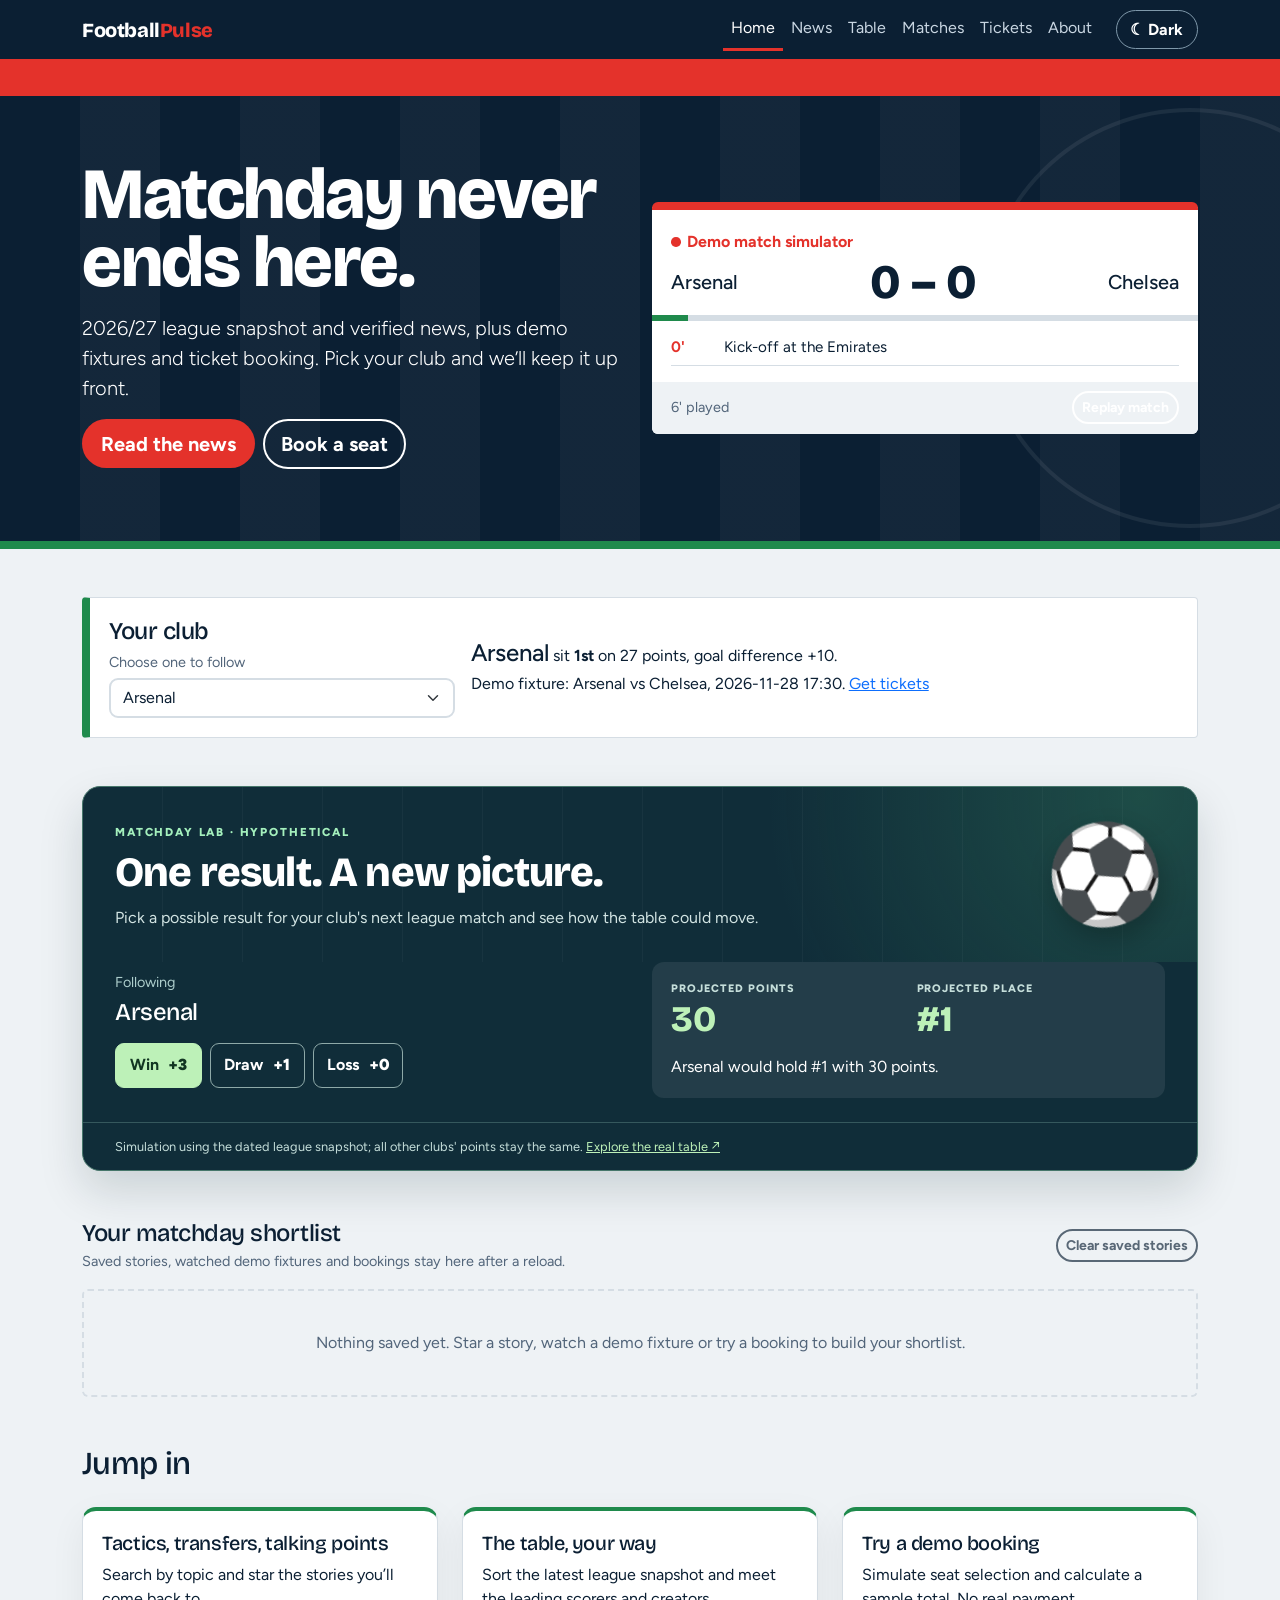
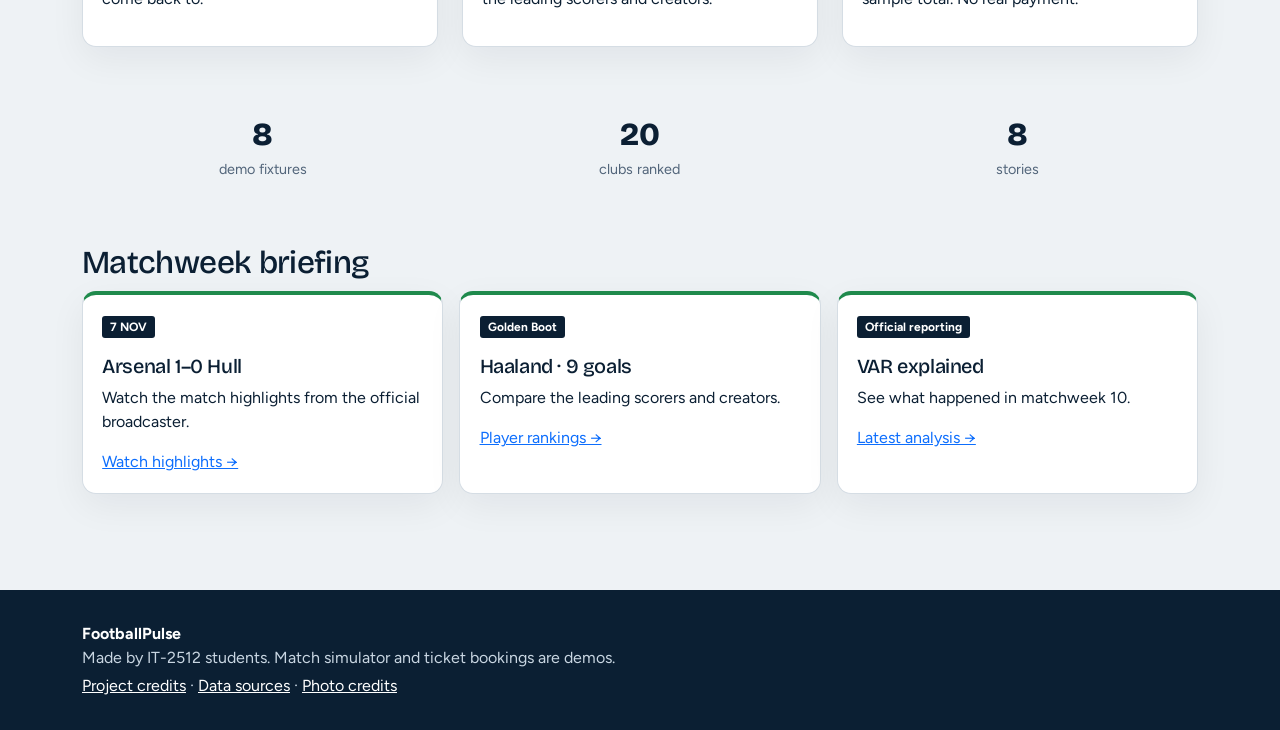
<file: index.html>
<!DOCTYPE html>
<html lang="en">

<head>
    <meta charset="UTF-8">
    <meta name="viewport" content="width=device-width,initial-scale=1">
    <title>FootballPulse – Home</title>
    <link href="https://cdn.jsdelivr.net/npm/bootstrap@5.3.3/dist/css/bootstrap.min.css" rel="stylesheet">
    <link
        href="https://fonts.googleapis.com/css2?family=Bricolage+Grotesque:wght@700;800&family=Figtree:wght@400;600;700&display=swap"
        rel="stylesheet">
    <link rel="stylesheet" href="css/style.css">
</head>

<body data-page="index">
    <div class="ticker" aria-hidden="true"><span>2026/27 Premier League · Official matchweek 10 reporting · Verified
            stats snapshot · Demo match simulator</span></div>
    <header class="hero">
        <div class="container">
            <div class="row align-items-center g-4">
                <div class="col-lg-6">
                    <h1>Matchday never ends here.</h1>
                    <p class="lead mt-3">2026/27 league snapshot and verified news, plus demo fixtures and ticket
                        booking. Pick your club and we’ll keep it up front.</p><a href="news.html"
                        class="btn btn-fp btn-lg me-2 mb-2">Read the news</a><a href="tickets.html"
                        class="btn btn-line btn-lg mb-2">Book a seat</a>
                </div>
                <div class="col-lg-6">
                    <div class="mc">
                        <div class="mc-top">
                            <p class="live mb-1">Demo match simulator</p>
                            <div class="d-flex justify-content-between align-items-center"><span
                                    class="h5 mb-0">Arsenal</span><span class="score" id="score">0 – 0</span><span
                                    class="h5 mb-0">Chelsea</span></div>
                        </div>
                        <div class="prog">
                            <div id="prog"></div>
                        </div>
                        <ul class="evs" id="evs" aria-live="polite">
                            <li><b>0'</b>Kick-off at the Emirates</li>
                        </ul>
                        <div class="mc-foot d-flex justify-content-between align-items-center"><span class="meta"><span
                                    id="clock">0</span>' played</span><button id="replay"
                                class="btn btn-line btn-sm">Replay match</button></div>
                    </div>
                </div>
            </div>
        </div>
    </header>
    <main class="container py-5">
        <section class="follow mb-5">
            <div class="row align-items-center g-3">
                <div class="col-md-4">
                    <h2 class="h4 mb-1">Your club</h2><label for="club" class="meta">Choose one to follow</label><select
                        id="club" class="form-select mt-1"></select>
                </div>
                <div class="col-md-8" id="clubInfo"></div>
            </div>
        </section>
        <section class="pulse-lab mb-5" aria-labelledby="pulseLabTitle">
            <div class="pulse-lab-head"><div><span class="eyebrow">MATCHDAY LAB · HYPOTHETICAL</span><h2 id="pulseLabTitle">One result. A new picture.</h2><p class="mb-0">Pick a possible result for your club's next league match and see how the table could move.</p></div><div class="pulse-lab-ball" aria-hidden="true">⚽</div></div>
            <div class="pulse-lab-body"><div><p class="meta mb-1">Following</p><h3 id="labClub" class="h4 mb-3">Arsenal</h3><div class="result-picks" role="group" aria-label="Hypothetical match result"><button class="result-pick" type="button" data-result="W">Win <strong>+3</strong></button><button class="result-pick" type="button" data-result="D">Draw <strong>+1</strong></button><button class="result-pick" type="button" data-result="L">Loss <strong>+0</strong></button></div></div><div class="lab-outcome" aria-live="polite"><div class="lab-metrics"><div><small>PROJECTED POINTS</small><strong id="labPoints">—</strong></div><div><small>PROJECTED PLACE</small><strong id="labRank">—</strong></div></div><p id="labInsight" class="mb-0"></p></div></div>
            <p class="lab-note mb-0">Simulation using the dated league snapshot; all other clubs' points stay the same. <a href="stats.html">Explore the real table ↗</a></p>
        </section>
        <section class="mb-5" aria-labelledby="savedTitle"><div class="d-flex justify-content-between align-items-center flex-wrap gap-2 mb-3"><div><h2 class="h4 mb-1" id="savedTitle">Your matchday shortlist</h2><p class="meta mb-0">Saved stories, watched demo fixtures and bookings stay here after a reload.</p></div><button id="clearShortlist" class="btn btn-line btn-sm" type="button">Clear saved stories</button></div><div id="shortlist" class="row g-3"></div></section>
        <h2 class="mb-4">Jump in</h2>
        <div class="row g-4">
            <div class="col-12 col-md-6 col-lg-4"><a href="news.html" class="fp-card text-decoration-none text-reset">
                    <h3 class="h5">Tactics, transfers, talking points</h3>
                    <p>Search by topic and star the stories you’ll come back to.</p>
                </a></div>
            <div class="col-12 col-md-6 col-lg-4"><a href="stats.html" class="fp-card text-decoration-none text-reset">
                    <h3 class="h5">The table, your way</h3>
                    <p>Sort the latest league snapshot and meet the leading scorers and creators.</p>
                </a></div>
            <div class="col-12 col-lg-4"><a href="tickets.html" class="fp-card text-decoration-none text-reset">
                    <h3 class="h5">Try a demo booking</h3>
                    <p>Simulate seat selection and calculate a sample total. No real payment.</p>
                </a></div>
        </div>
        <div class="row text-center mt-5 g-3">
            <div class="col-4">
                <div class="total" data-n="8">0</div>
                <p class="meta">demo fixtures</p>
            </div>
            <div class="col-4">
                <div class="total" data-n="20">0</div>
                <p class="meta">clubs ranked</p>
            </div>
            <div class="col-4">
                <div class="total" data-n="8">0</div>
                <p class="meta">stories</p>
            </div>
        </div>
        <section class="mt-5">
            <h2>Matchweek briefing</h2>
            <div class="row g-3">
                <div class="col-md-4">
                    <div class="fp-card"><span class="tag">7 NOV</span>
                        <h3 class="h5 mt-3">Arsenal 1–0 Hull</h3>
                        <p>Watch the match highlights from the official broadcaster.</p><a href="news.html">Watch
                            highlights →</a>
                    </div>
                </div>
                <div class="col-md-4">
                    <div class="fp-card"><span class="tag">Golden Boot</span>
                        <h3 class="h5 mt-3">Haaland · 9 goals</h3>
                        <p>Compare the leading scorers and creators.</p><a href="stats.html">Player rankings →</a>
                    </div>
                </div>
                <div class="col-md-4">
                    <div class="fp-card"><span class="tag">Official reporting</span>
                        <h3 class="h5 mt-3">VAR explained</h3>
                        <p>See what happened in matchweek 10.</p><a href="news.html">Latest analysis →</a>
                    </div>
                </div>
            </div>
        </section>
    </main>
    <script src="https://cdn.jsdelivr.net/npm/jquery@3.7.1/dist/jquery.min.js"></script>
    <script src="https://cdn.jsdelivr.net/npm/bootstrap@5.3.3/dist/js/bootstrap.bundle.min.js"></script>
    <script src="js/data.js"></script>
    <script src="js/layout.js"></script>
    <script src="js/home.js"></script>
</body>

</html>
</file>
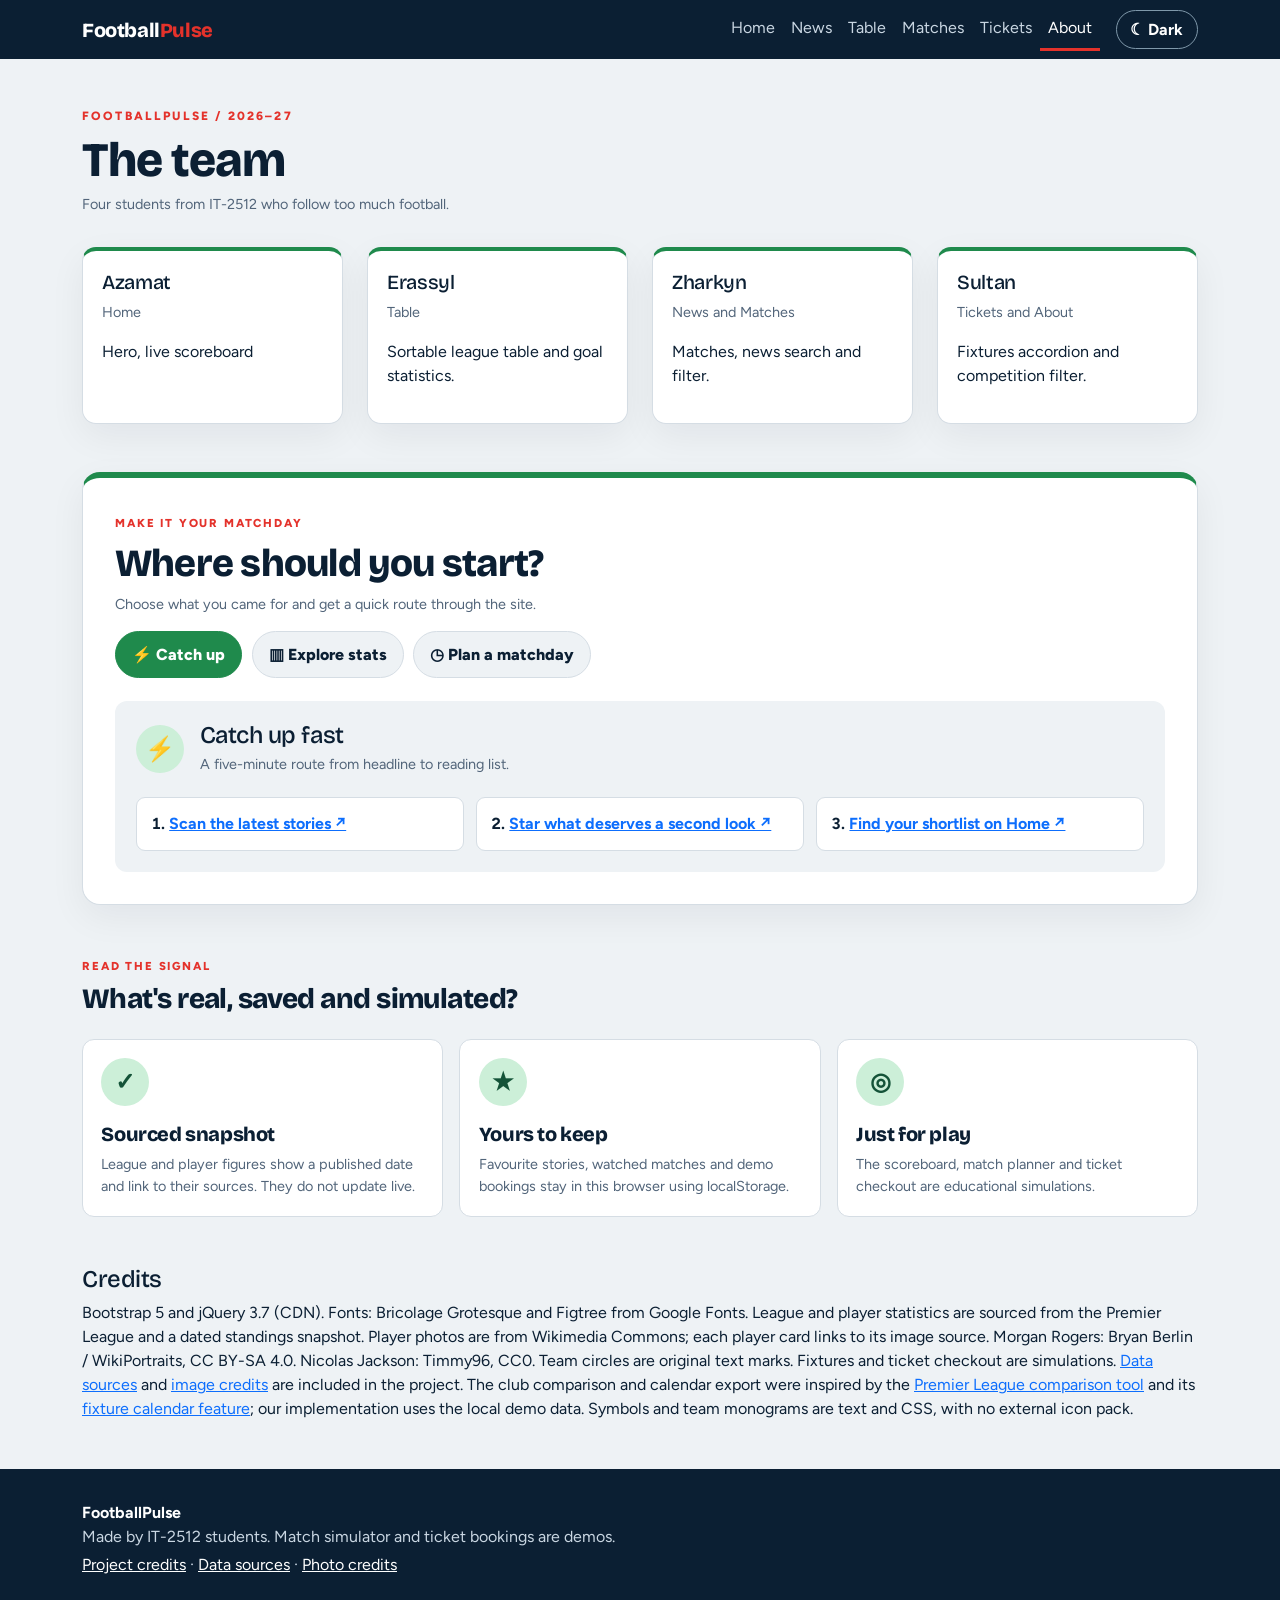
<file: about.html>
<!DOCTYPE html>
<html lang="en">

<head>
    <meta charset="UTF-8">
    <meta name="viewport" content="width=device-width,initial-scale=1">
    <title>FootballPulse – About</title>
    <link href="https://cdn.jsdelivr.net/npm/bootstrap@5.3.3/dist/css/bootstrap.min.css" rel="stylesheet">
    <link
        href="https://fonts.googleapis.com/css2?family=Bricolage+Grotesque:wght@700;800&family=Figtree:wght@400;600;700&display=swap"
        rel="stylesheet">
    <link rel="stylesheet" href="css/style.css">
</head>

<body data-page="about">
    <main class="container">
        <div class="page-head">
            <h1>The team</h1>
            <p class="meta">Four students from IT-2512 who follow too much football.</p>
        </div>
        <div class="row g-4">
            <div class="col-12 col-md-6 col-lg-3">
                <div class="fp-card">
                    <h2 class="h5">Azamat</h2>
                    <p class="meta">Home</p>
                    <p>Hero, live scoreboard</p>
                </div>
            </div>
            <div class="col-12 col-md-6 col-lg-3">
                <div class="fp-card">
                    <h2 class="h5">Erassyl</h2>
                    <p class="meta">Table</p>
                    <p>Sortable league table and goal statistics.</p>
                </div>
            </div>
            <div class="col-12 col-md-6 col-lg-3">
                <div class="fp-card">
                    <h2 class="h5">Zharkyn</h2>
                    <p class="meta">News and Matches</p>
                    <p>Matches, news search and filter.</p>
                </div>
            </div>
            <div class="col-12 col-md-6 col-lg-3">
                <div class="fp-card">
                    <h2 class="h5">Sultan</h2>
                    <p class="meta">Tickets and About</p>
                    <p>Fixtures accordion and competition filter.</p>
                </div>
            </div>
        </div>
        <section class="route-finder mt-5" aria-labelledby="routeTitle"><span class="eyebrow">MAKE IT YOUR MATCHDAY</span><h2 id="routeTitle">Where should you start?</h2><p class="meta">Choose what you came for and get a quick route through the site.</p><div class="route-buttons" role="group" aria-label="Choose a site route"><button class="route-choice" type="button" data-route="catchup">⚡ Catch up</button><button class="route-choice" type="button" data-route="stats">▥ Explore stats</button><button class="route-choice" type="button" data-route="plan">◷ Plan a matchday</button></div><div id="routeResult" class="route-result" aria-live="polite"></div></section>
        <section class="mt-5" aria-labelledby="siteKeyTitle"><div class="section-heading"><div><span class="eyebrow">READ THE SIGNAL</span><h2 id="siteKeyTitle" class="h3">What's real, saved and simulated?</h2></div></div><div class="row g-3"><div class="col-md-4"><div class="site-key-card"><span class="site-key-icon">✓</span><h3 class="h5">Sourced snapshot</h3><p class="meta mb-0">League and player figures show a published date and link to their sources. They do not update live.</p></div></div><div class="col-md-4"><div class="site-key-card"><span class="site-key-icon">★</span><h3 class="h5">Yours to keep</h3><p class="meta mb-0">Favourite stories, watched matches and demo bookings stay in this browser using localStorage.</p></div></div><div class="col-md-4"><div class="site-key-card"><span class="site-key-icon">◎</span><h3 class="h5">Just for play</h3><p class="meta mb-0">The scoreboard, match planner and ticket checkout are educational simulations.</p></div></div></div></section>
        <section id="credits" class="mt-5">
            <h2 class="h4">Credits</h2>
            <p>Bootstrap 5 and jQuery 3.7 (CDN). Fonts: Bricolage Grotesque and Figtree from Google Fonts. League and
                player statistics are sourced from the Premier League and a dated standings snapshot. Player photos
                are from Wikimedia Commons; each player card links to its image source. Morgan Rogers: Bryan Berlin / WikiPortraits, CC BY-SA 4.0.
                Nicolas Jackson: Timmy96, CC0. Team circles are original text marks. Fixtures and ticket checkout are simulations.
                <a href="DATA_SOURCES.md">Data sources</a> and <a href="IMAGE_CREDITS.md">image credits</a> are included in the project.
                The club comparison and calendar export were inspired by the <a href="https://www.premierleague.com/en/stats/head-to-head" target="_blank" rel="noopener noreferrer">Premier League comparison tool</a> and its <a href="https://www.premierleague.com/en/news/1235133" target="_blank" rel="noopener noreferrer">fixture calendar feature</a>; our implementation uses the local demo data. Symbols and team monograms are text and CSS, with no external icon pack.</p>
        </section>
    </main>
    <script src="https://cdn.jsdelivr.net/npm/jquery@3.7.1/dist/jquery.min.js"></script>
    <script src="https://cdn.jsdelivr.net/npm/bootstrap@5.3.3/dist/js/bootstrap.bundle.min.js"></script>
    <script src="js/data.js"></script>
    <script src="js/layout.js"></script>
    <script src="js/about.js"></script>
</body>

</html>
</file>
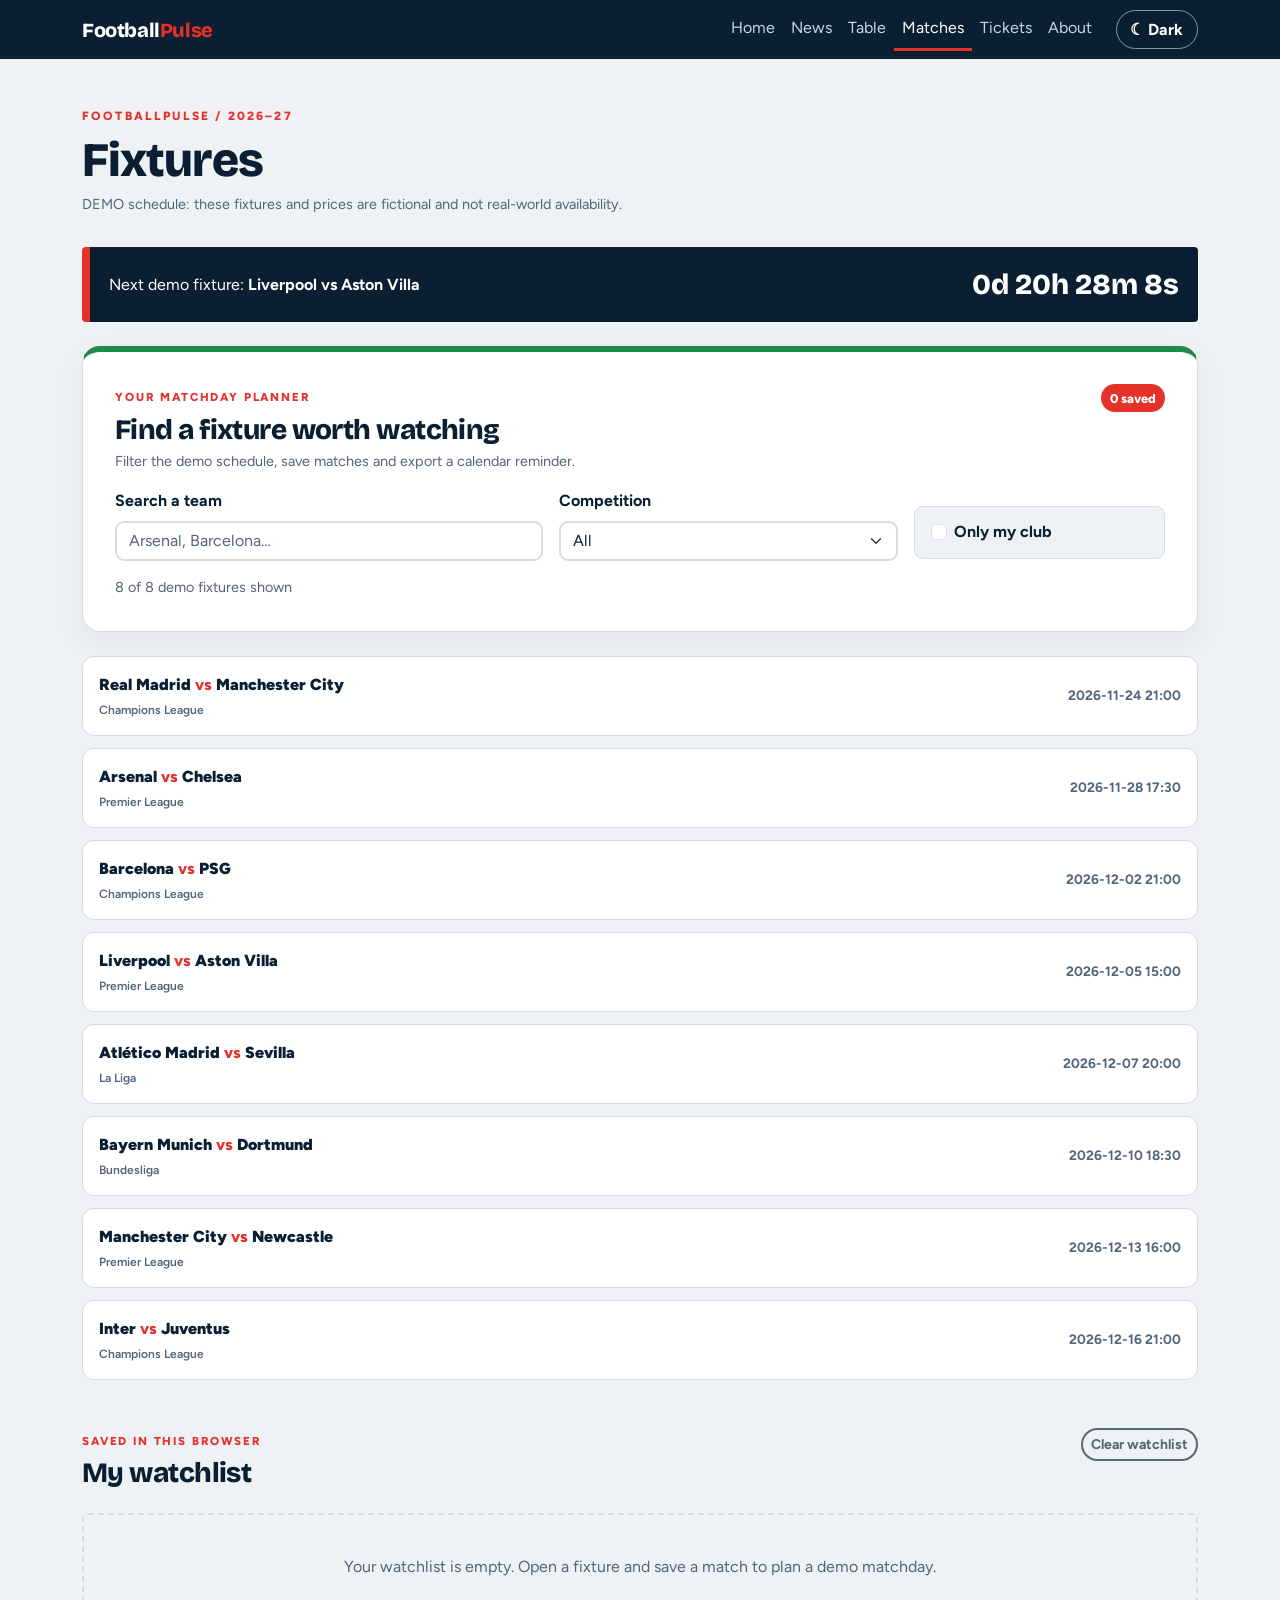
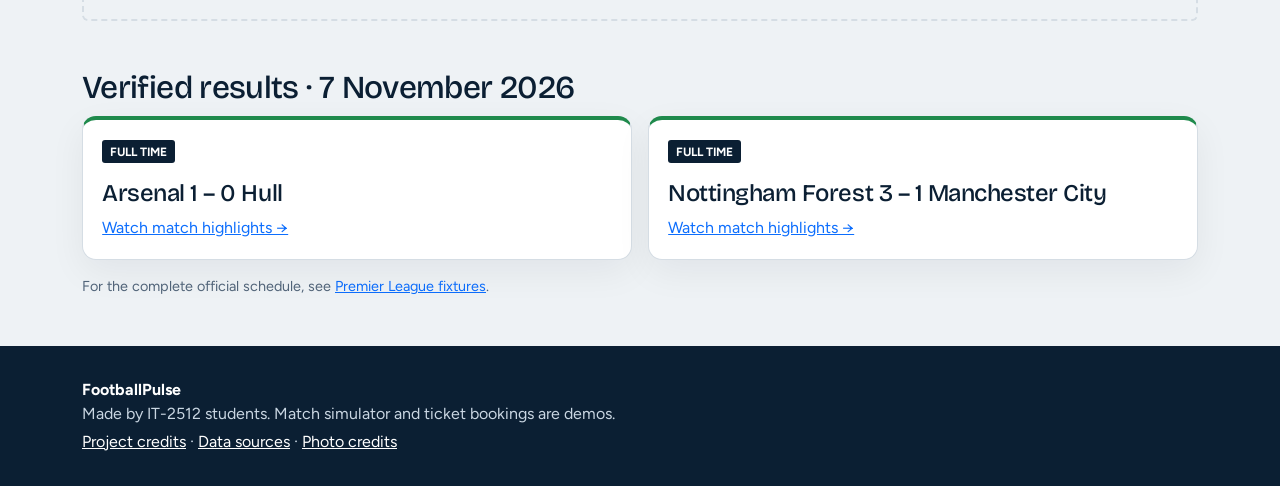
<file: matches.html>
<!DOCTYPE html>
<html lang="en">

<head>
    <meta charset="UTF-8">
    <meta name="viewport" content="width=device-width,initial-scale=1">
    <title>FootballPulse – Matches</title>
    <link href="https://cdn.jsdelivr.net/npm/bootstrap@5.3.3/dist/css/bootstrap.min.css" rel="stylesheet">
    <link
        href="https://fonts.googleapis.com/css2?family=Bricolage+Grotesque:wght@700;800&family=Figtree:wght@400;600;700&display=swap"
        rel="stylesheet">
    <link rel="stylesheet" href="css/style.css">
</head>

<body data-page="matches">
    <main class="container">
        <div class="page-head">
            <h1>Fixtures</h1>
            <p class="meta">DEMO schedule: these fixtures and prices are fictional and not real-world availability.</p>
        </div>
        <div class="countdown" id="cd" aria-live="off"></div>
        <section class="fixture-planner mb-4" aria-labelledby="plannerTitle"><div class="section-heading mb-3"><div><span class="eyebrow">YOUR MATCHDAY PLANNER</span><h2 id="plannerTitle" class="h3">Find a fixture worth watching</h2><p class="meta mb-0">Filter the demo schedule, save matches and export a calendar reminder.</p></div><span id="watchCount" class="count-pill">0 saved</span></div><div class="row g-3 align-items-end"><div class="col-md-5"><label for="teamSearch" class="form-label fw-bold">Search a team</label><input id="teamSearch" type="search" class="form-control" placeholder="Arsenal, Barcelona…"></div><div class="col-md-4"><label for="comp" class="form-label fw-bold">Competition</label><select id="comp" class="form-select"></select></div><div class="col-md-3"><div class="form-check planner-check"><input id="myClubOnly" class="form-check-input" type="checkbox"><label for="myClubOnly" class="form-check-label">Only my club</label></div></div></div><p id="fixtureCount" class="meta mt-3 mb-0" role="status"></p></section>
        <div id="fx"></div>
        <section class="mt-5" aria-labelledby="watchlistTitle"><div class="section-heading"><div><span class="eyebrow">SAVED IN THIS BROWSER</span><h2 id="watchlistTitle" class="h3">My watchlist</h2></div><button id="clearWatchlist" class="btn btn-line btn-sm" type="button">Clear watchlist</button></div><div id="watchlist" class="row g-3"></div></section>
        <section class="mt-5">
            <h2>Verified results · 7 November 2026</h2>
            <div class="row g-3">
                <div class="col-md-6">
                    <div class="fp-card"><span class="tag">FULL TIME</span>
                        <h3 class="h4 mt-3">Arsenal 1 – 0 Hull</h3><a href="news.html">Watch match highlights →</a>
                    </div>
                </div>
                <div class="col-md-6">
                    <div class="fp-card"><span class="tag">FULL TIME</span>
                        <h3 class="h4 mt-3">Nottingham Forest 3 – 1 Manchester City</h3><a href="news.html">Watch match
                            highlights →</a>
                    </div>
                </div>
            </div>
            <p class="meta mt-3">For the complete official schedule, see <a
                    href="https://www.premierleague.com/en/matches/premier-league/2026-27" target="_blank"
                    rel="noopener">Premier League fixtures</a>.</p>
        </section>
    </main>
    <script src="https://cdn.jsdelivr.net/npm/jquery@3.7.1/dist/jquery.min.js"></script>
    <script src="https://cdn.jsdelivr.net/npm/bootstrap@5.3.3/dist/js/bootstrap.bundle.min.js"></script>
    <script src="js/data.js"></script>
    <script src="js/layout.js"></script>
    <script src="js/matches.js"></script>
</body>

</html>
</file>
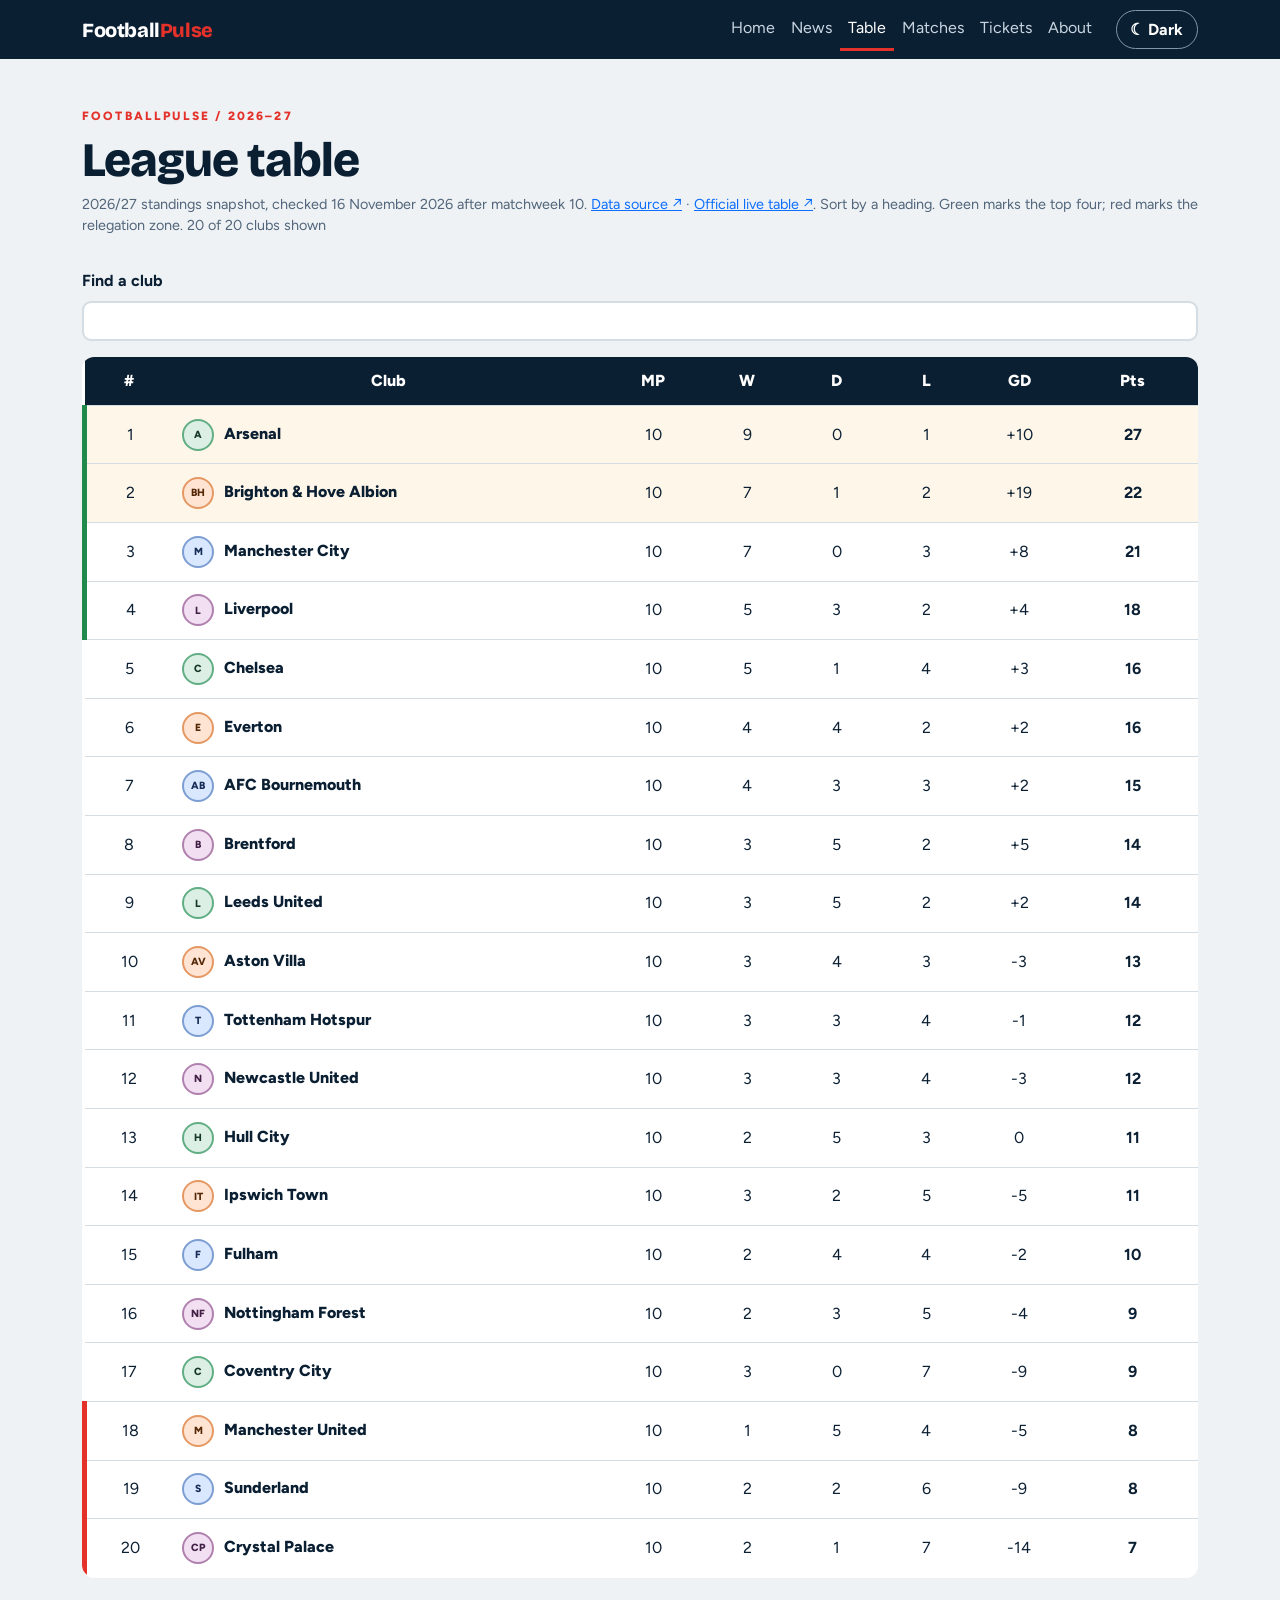
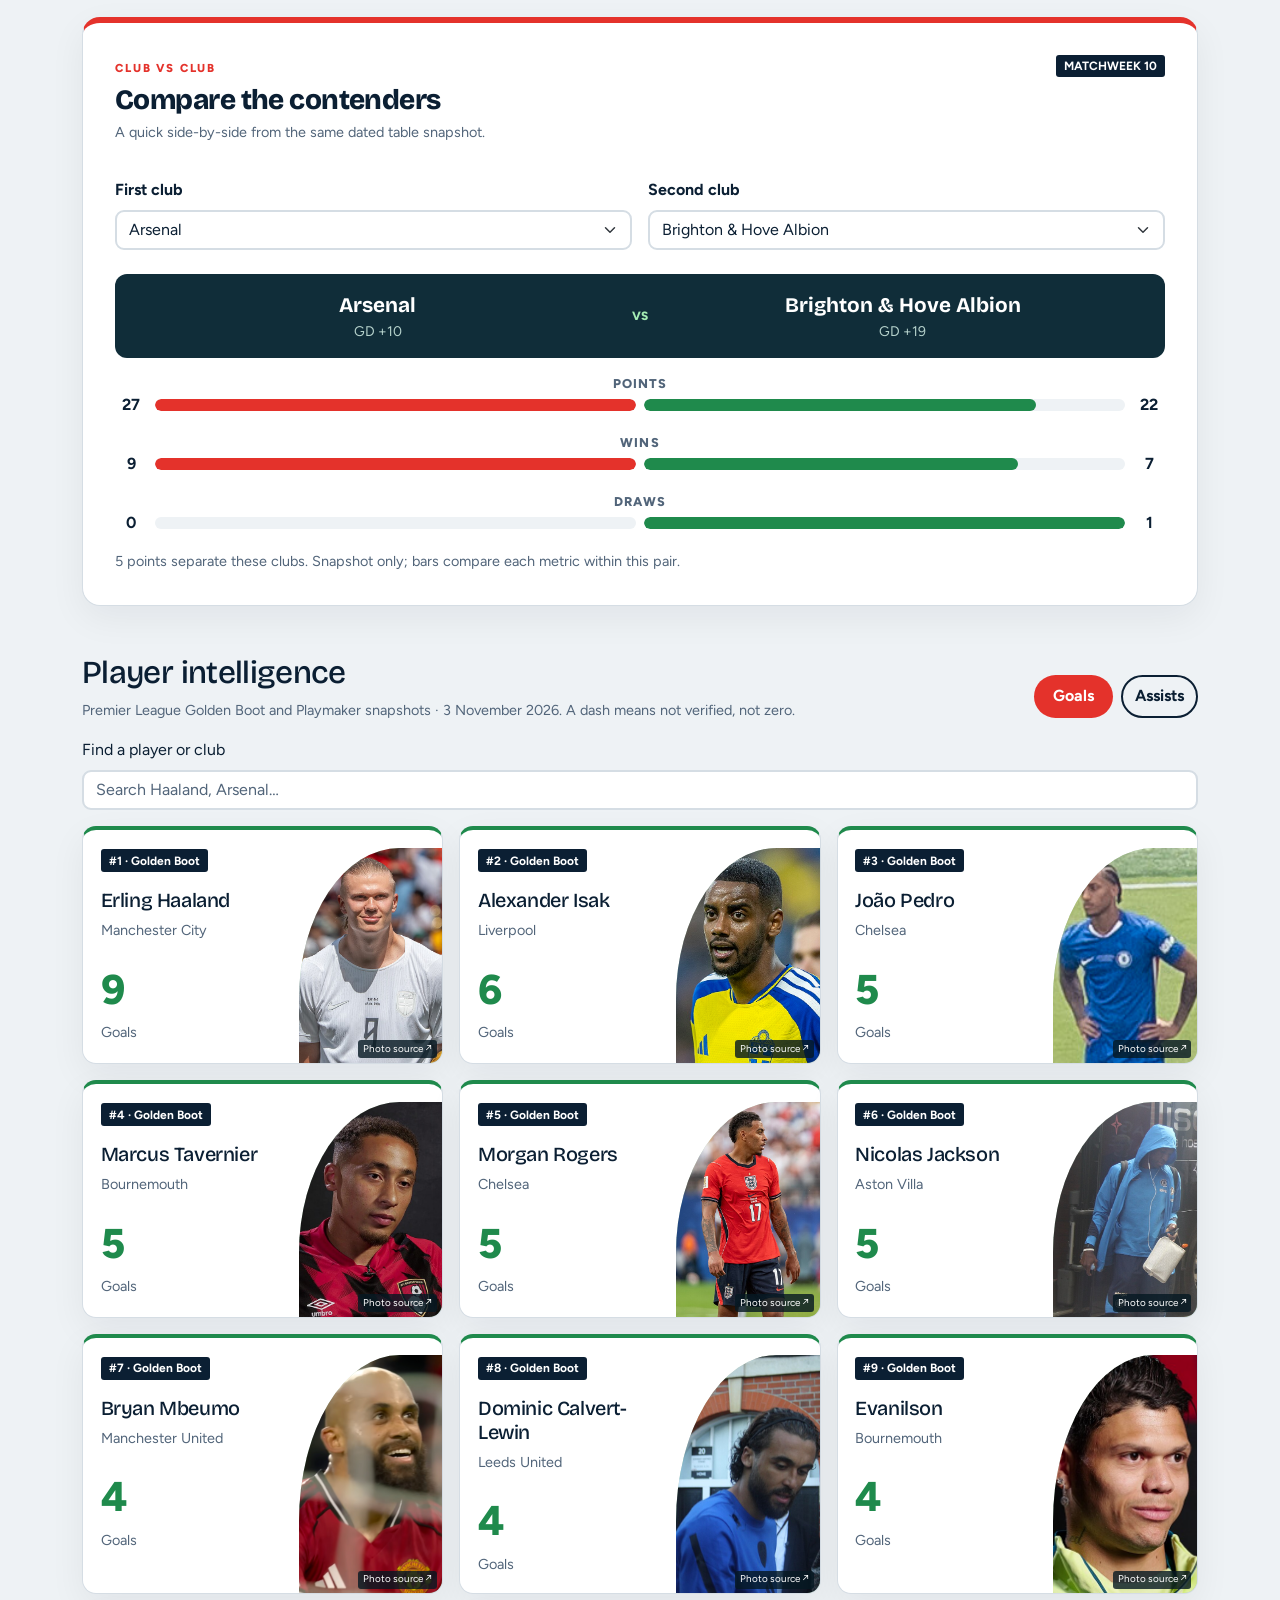
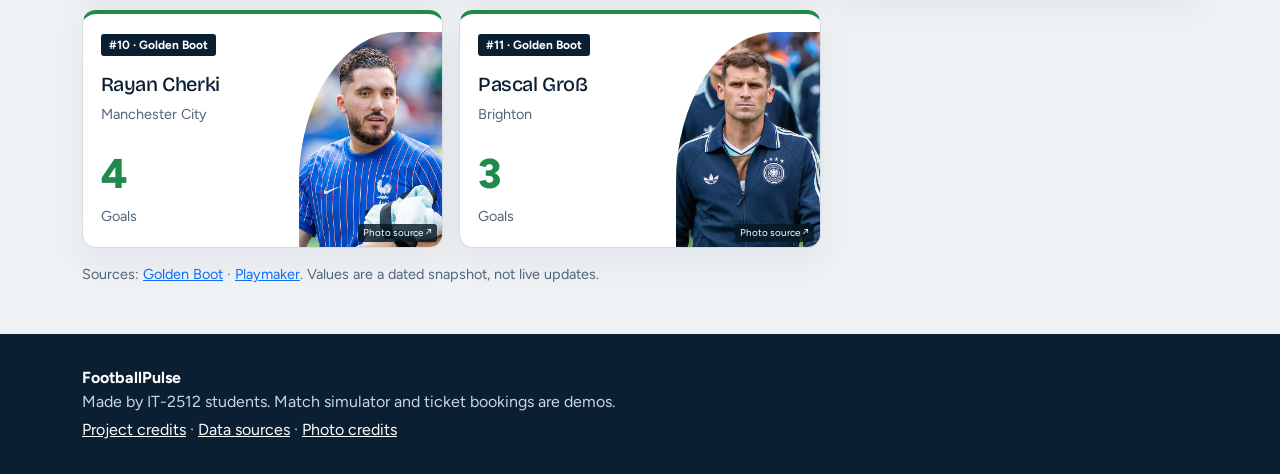
<file: stats.html>
<!DOCTYPE html>
<html lang="en">

<head>
    <meta charset="UTF-8">
    <meta name="viewport" content="width=device-width,initial-scale=1">
    <title>FootballPulse – League Table</title>
    <link href="https://cdn.jsdelivr.net/npm/bootstrap@5.3.3/dist/css/bootstrap.min.css" rel="stylesheet">
    <link
        href="https://fonts.googleapis.com/css2?family=Bricolage+Grotesque:wght@700;800&family=Figtree:wght@400;600;700&display=swap"
        rel="stylesheet">
    <link rel="stylesheet" href="css/style.css">
</head>

<body data-page="stats">
    <main class="container">
        <div class="page-head">
            <h1>League table</h1>
            <p class="meta">2026/27 standings snapshot, checked 16 November 2026 after matchweek 10. <a href="https://www.premierleaguefixtures.net/table" target="_blank" rel="noopener noreferrer">Data source ↗</a> · <a href="https://www.premierleague.com/en/tables/premier-league/2026-27" target="_blank" rel="noopener noreferrer">Official live table ↗</a>. Sort by a heading. Green marks the top four; red marks the relegation zone. <span id="avg"></span></p>
        </div>
        <label for="q" class="form-label fw-bold">Find a club</label><input id="q" class="form-control mb-3"
            type="search">
        <div class="table-responsive">
            <table class="table table-fp table-hover text-center align-middle">
                <caption class="visually-hidden">Premier League 2026/27 standings after matchweek 10, checked 16 November 2026</caption>
                <thead id="thead"></thead>
                <tbody id="tbody"></tbody>
            </table>
        </div>
        <section class="club-comparison mt-4" aria-labelledby="compareTitle"><div class="section-heading"><div><span class="eyebrow">CLUB VS CLUB</span><h2 id="compareTitle" class="h3">Compare the contenders</h2><p class="meta mb-0">A quick side-by-side from the same dated table snapshot.</p></div><span class="tag">MATCHWEEK 10</span></div><div class="row g-3 mt-1"><div class="col-md-6"><label for="compareA" class="form-label fw-bold">First club</label><select id="compareA" class="form-select"></select></div><div class="col-md-6"><label for="compareB" class="form-label fw-bold">Second club</label><select id="compareB" class="form-select"></select></div></div><div id="comparisonResult" class="mt-4" aria-live="polite"></div></section>
        <section class="mt-5">
            <div class="d-flex justify-content-between flex-wrap gap-2 align-items-center">
                <div>
                    <h2>Player intelligence</h2>
                    <p class="meta">Premier League Golden Boot and Playmaker snapshots · 3 November 2026. A
                        dash means not verified, not zero.</p>
                </div>
                <div class="d-flex gap-2"><button class="btn btn-fp" id="goalBtn">Goals</button><button
                        class="btn btn-line" id="assistBtn">Assists</button></div>
            </div><label class="form-label" for="playerQ">Find a player or club</label><input class="form-control mb-3"
                id="playerQ" placeholder="Search Haaland, Arsenal…">
            <div class="row g-3" id="playerCards"></div>
            <p class="meta mt-3">Sources: <a
                    href="https://www.premierleague.com/en/news/4737300/golden-boot-who-are-the-top-scorers-this-season/"
                    target="_blank" rel="noopener">Golden Boot</a> · <a
                    href="https://www.premierleague.com/en/news/4737173" target="_blank" rel="noopener">Playmaker</a>.
                Values are a dated snapshot, not live updates.</p>
        </section>
    </main>
    <script src="https://cdn.jsdelivr.net/npm/jquery@3.7.1/dist/jquery.min.js"></script>
    <script src="https://cdn.jsdelivr.net/npm/bootstrap@5.3.3/dist/js/bootstrap.bundle.min.js"></script>
    <script src="js/data.js"></script>
    <script src="js/layout.js"></script>
    <script src="js/stats.js"></script>
</body>

</html>
</file>
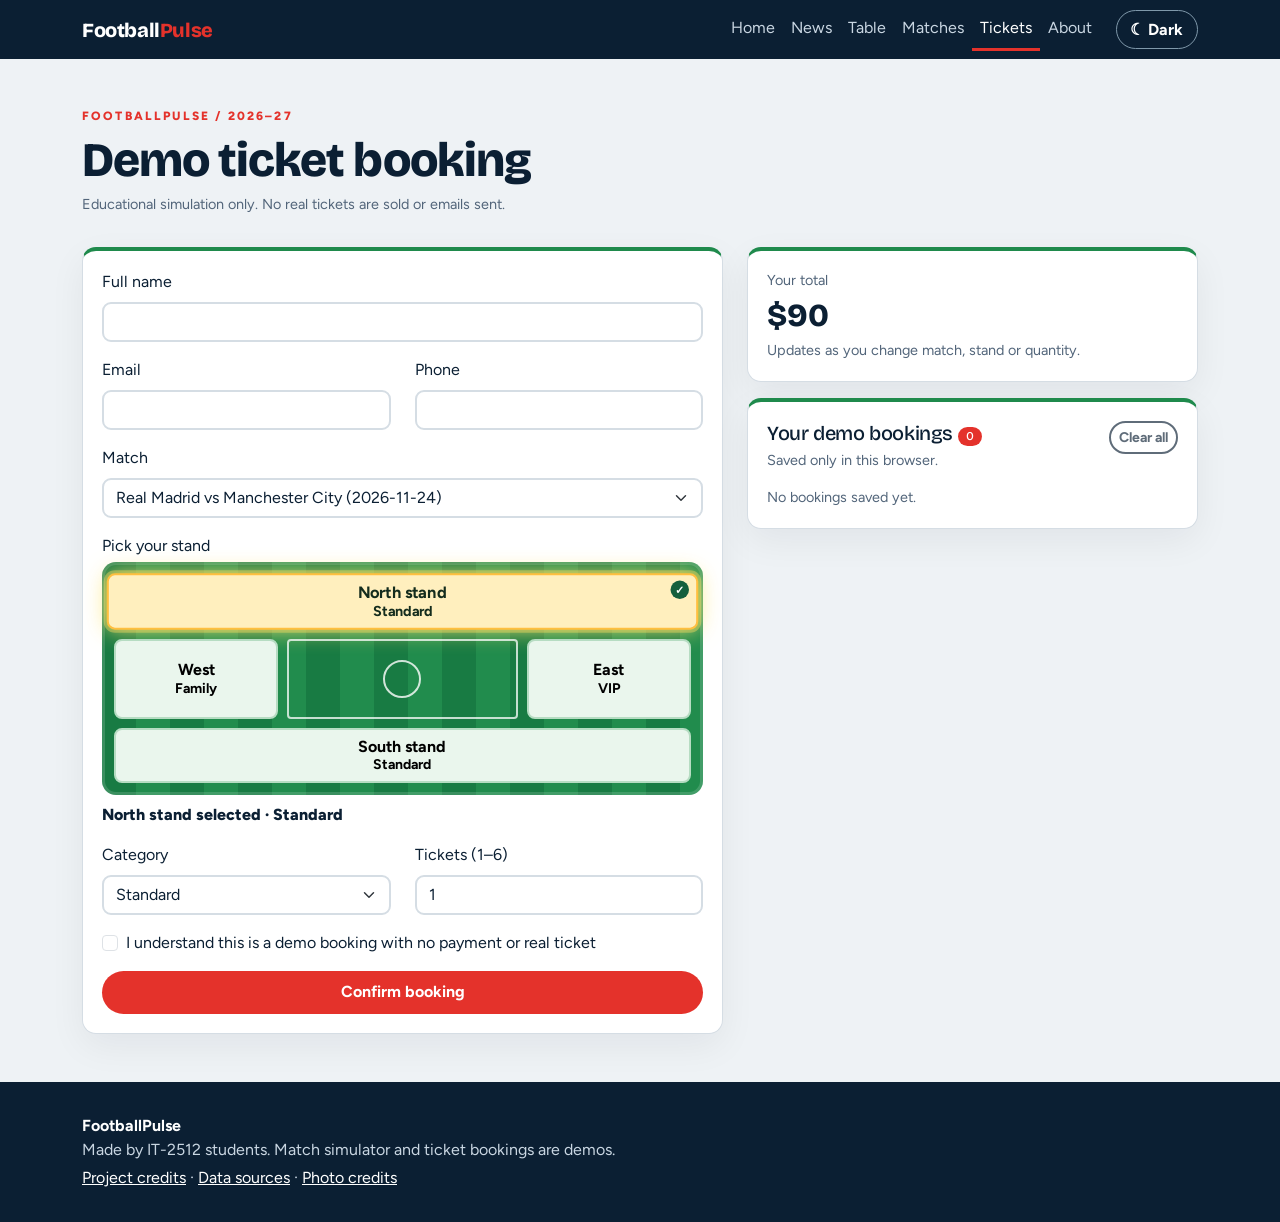
<file: tickets.html>
<!DOCTYPE html>
<html lang="en">

<head>
    <meta charset="UTF-8">
    <meta name="viewport" content="width=device-width,initial-scale=1">
    <title>FootballPulse – Tickets</title>
    <link href="https://cdn.jsdelivr.net/npm/bootstrap@5.3.3/dist/css/bootstrap.min.css" rel="stylesheet">
    <link
        href="https://fonts.googleapis.com/css2?family=Bricolage+Grotesque:wght@700;800&family=Figtree:wght@400;600;700&display=swap"
        rel="stylesheet">
    <link rel="stylesheet" href="css/style.css">
</head>

<body data-page="tickets">
    <main class="container">
        <div class="page-head">
            <h1>Demo ticket booking</h1>
            <p class="meta">Educational simulation only. No real tickets are sold or emails sent.</p>
        </div>
        <div class="row">
            <div class="col-lg-7">
                <div id="ok" class="success-box" role="status"></div>
                <form id="f" class="fp-card" novalidate>
                    <div class="mb-3"><label for="name" class="form-label">Full name</label><input id="name"
                            class="form-control" autocomplete="name">
                        <div id="e-name" class="invalid-feedback"></div>
                    </div>
                    <div class="row">
                        <div class="col-md-6 mb-3"><label for="email" class="form-label">Email</label><input id="email"
                                type="email" class="form-control" autocomplete="email">
                            <div id="e-email" class="invalid-feedback"></div>
                        </div>
                        <div class="col-md-6 mb-3"><label for="phone" class="form-label">Phone</label><input id="phone"
                                type="tel" class="form-control" autocomplete="tel">
                            <div id="e-phone" class="invalid-feedback"></div>
                        </div>
                    </div>
                    <div class="mb-3"><label for="match" class="form-label">Match</label><select id="match"
                            class="form-select"></select></div>
                    <p class="form-label mb-1">Pick your stand</p>
                    <div class="pitch mb-2" role="group" aria-label="Stand"><button type="button" data-s="standard" data-stand="North"
                            class="st n">North stand<br><small>Standard</small></button><button type="button"
                            data-s="family" data-stand="West" class="st w">West<br><small>Family</small></button>
                        <div class="mid" aria-hidden="true"></div><button type="button" data-s="vip"
                            data-stand="East" class="st e">East<br><small>VIP</small></button><button type="button" data-s="standard"
                            data-stand="South" class="st s">South stand<br><small>Standard</small></button>
                    </div>
                    <p class="stand-feedback" id="standFeedback" role="status">North stand selected · Standard</p>
                    <div class="row">
                        <div class="col-md-6 mb-3"><label for="cat" class="form-label">Category</label><select id="cat"
                                class="form-select">
                                <option value="standard">Standard</option>
                                <option value="family">Family (−20%)</option>
                                <option value="vip">VIP (×2.5)</option>
                            </select></div>
                        <div class="col-md-6 mb-3"><label for="qty" class="form-label">Tickets (1–6)</label><input
                                id="qty" type="number" min="1" max="6" step="1" class="form-control" value="1">
                            <div id="e-qty" class="invalid-feedback"></div>
                        </div>
                    </div>
                    <div class="form-check mb-3"><input id="terms" type="checkbox" class="form-check-input"><label
                            for="terms" class="form-check-label">I understand this is a demo booking with no payment or real ticket</label>
                        <div id="e-terms" class="invalid-feedback d-block"></div>
                    </div>
                    <button class="btn btn-fp w-100" type="submit">Confirm booking</button>
                </form>
            </div>
            <div class="col-lg-5 mt-4 mt-lg-0">
                <div class="fp-card">
                    <p class="meta mb-0">Your total</p>
                    <div class="total" id="total">$0</div>
                    <p class="meta mb-0">Updates as you change match, stand or quantity.</p>
                </div>
                <section class="fp-card mt-3 saved-bookings" aria-labelledby="bookingsTitle"><div class="d-flex justify-content-between align-items-start gap-2"><div><h2 class="h5 mb-1" id="bookingsTitle">Your demo bookings <span id="bookingCount" class="booking-count">0</span></h2><p class="meta">Saved only in this browser.</p></div><button id="clearBookings" type="button" class="btn btn-line btn-sm">Clear all</button></div><div id="bookingList"></div></section>
            </div>
        </div>
    </main>
    <script src="https://cdn.jsdelivr.net/npm/jquery@3.7.1/dist/jquery.min.js"></script>
    <script src="https://cdn.jsdelivr.net/npm/bootstrap@5.3.3/dist/js/bootstrap.bundle.min.js"></script>
    <script src="js/data.js"></script>
    <script src="js/layout.js"></script>
    <script src="js/tickets.js"></script>
</body>

</html>
</file>
<file: css/style.css>
:root {
    --ink: #0b1f33;
    --paper: #eef2f5;
    --card: #fff;
    --red: #e4322b;
    --pitch: #1f8a4c;
    --line: #d5dde4;
    --mut: #52657a
}

body {
    font-family: 'Figtree', sans-serif;
    background: var(--paper);
    color: var(--ink)
}

h1,
h2,
h3,
h4,
h5,
.navbar-brand {
    font-family: 'Bricolage Grotesque', sans-serif;
    letter-spacing: -.02em
}

.navbar {
    background: var(--ink)
}

.navbar-brand {
    font-weight: 800;
    color: #fff !important
}

.navbar-brand b {
    color: var(--red)
}

.nav-link {
    color: #c9d6e2 !important;
    border-bottom: 3px solid transparent
}

.nav-link:hover {
    color: #fff !important
}

.nav-link.active {
    color: #fff !important;
    border-bottom-color: var(--red)
}

a:focus-visible,
button:focus-visible,
input:focus-visible,
select:focus-visible,
th:focus-visible {
    outline: 3px solid var(--red) !important;
    outline-offset: 2px;
    box-shadow: none !important
}

.ticker {
    background: var(--red);
    color: #fff;
    overflow: hidden;
    white-space: nowrap;
    font-weight: 600;
    padding: .4rem 0
}

.ticker span {
    display: inline-block;
    padding-left: 100%;
    animation: tick 40s linear infinite
}

@keyframes tick {
    to {
        transform: translateX(-100%)
    }
}

@media(prefers-reduced-motion:reduce) {
    .ticker span {
        animation: none;
        padding-left: 1rem
    }
}

.hero {
    background: var(--ink);
    color: #fff;
    padding: 4rem 0;
    border-bottom: 8px solid var(--pitch)
}

.hero h1 {
    font-size: clamp(2.2rem, 6vw, 4.5rem);
    font-weight: 800;
    max-width: 14ch
}

.scoreboard {
    background: #fff;
    color: var(--ink);
    border-radius: 6px;
    padding: 1.5rem;
    border-left: 8px solid var(--red)
}

.scoreboard .score {
    font-family: 'Bricolage Grotesque';
    font-size: 2.5rem;
    font-weight: 800
}

.live {
    color: var(--red);
    font-weight: 700
}

.live::before {
    content: "";
    display: inline-block;
    width: .6rem;
    height: .6rem;
    border-radius: 50%;
    background: var(--red);
    margin-right: .4rem;
    animation: pulse 1.2s infinite
}

@keyframes pulse {
    50% {
        opacity: .2
    }
}

.btn-fp {
    background: var(--red);
    color: #fff;
    font-weight: 700;
    border: 0;
    border-radius: 4px;
    padding: .6rem 1.2rem;
    transition: transform .15s, background .15s
}

.btn-fp:hover {
    background: #b8231d;
    color: #fff;
    transform: translateY(-2px)
}

.btn-line {
    border: 2px solid var(--ink);
    color: var(--ink);
    font-weight: 700;
    border-radius: 4px
}

.btn-line:hover {
    background: var(--ink);
    color: #fff
}

.hero .btn-line {
    border-color: #fff;
    color: #fff
}

.hero .btn-line:hover {
    background: #fff;
    color: var(--ink)
}

.fp-card {
    display: block;
    background: var(--card);
    border: 1px solid var(--line);
    border-top: 4px solid var(--pitch);
    border-radius: 4px;
    padding: 1.2rem;
    height: 100%;
    transition: transform .2s, box-shadow .2s
}

.fp-card:hover {
    transform: translateY(-4px);
    box-shadow: 0 8px 20px rgba(11, 31, 51, .15)
}

.tag {
    display: inline-block;
    background: var(--ink);
    color: #fff;
    font-size: .75rem;
    font-weight: 700;
    padding: .15rem .5rem;
    border-radius: 3px
}

.meta {
    color: var(--mut);
    font-size: .9rem
}

.page-head {
    padding: 2.5rem 0 1rem
}

.page-head h1 {
    font-weight: 800;
    font-size: clamp(2rem, 5vw, 3rem)
}

.custom-grid {
    display: grid;
    grid-template-columns: 1fr;
    gap: 1rem
}

@media(min-width:768px) {
    .custom-grid {
        grid-template-columns: repeat(2, 1fr)
    }
}

@media(min-width:1200px) {
    .custom-grid {
        grid-template-columns: repeat(3, 1fr)
    }
}

.empty {
    text-align: center;
    padding: 2.5rem;
    border: 2px dashed var(--line);
    border-radius: 6px;
    color: var(--mut)
}

.table-fp {
    background: #fff
}

.table-fp th {
    background: var(--ink);
    color: #fff;
    cursor: pointer;
    white-space: nowrap
}

.table-fp tr.top4 td:first-child {
    border-left: 5px solid var(--pitch)
}

.table-fp tr.rel td:first-child {
    border-left: 5px solid var(--red)
}

.fx {
    background: #fff;
    border: 1px solid var(--line);
    border-radius: 4px;
    margin-bottom: .75rem
}

.fx-head {
    width: 100%;
    text-align: left;
    background: none;
    border: 0;
    padding: 1rem;
    font-weight: 700;
    display: flex;
    justify-content: space-between;
    gap: 1rem;
    flex-wrap: wrap
}

.fx-body {
    display: none;
    padding: 0 1rem 1rem
}

.form-control,
.form-select {
    border: 2px solid var(--line);
    border-radius: 4px
}

.form-control:focus,
.form-select:focus {
    border-color: var(--ink);
    box-shadow: none
}

.invalid-feedback {
    font-weight: 600
}

.success-box {
    display: none;
    background: var(--pitch);
    color: #fff;
    padding: 1rem;
    border-radius: 4px;
    margin-bottom: 1rem
}

.total {
    font-family: 'Bricolage Grotesque';
    font-size: 2rem;
    font-weight: 800
}

footer {
    background: var(--ink);
    color: #c9d6e2;
    padding: 2rem 0;
    margin-top: 3rem
}

#toTop {
    position: fixed;
    right: 1rem;
    bottom: 1rem;
    display: none;
    z-index: 9
}

.hero {
    background: var(--ink) repeating-linear-gradient(90deg, transparent 0 80px, rgba(255, 255, 255, .035) 80px 160px);
    position: relative;
    overflow: hidden
}

.hero::after {
    content: "";
    position: absolute;
    right: -120px;
    top: 50%;
    width: 420px;
    height: 420px;
    border: 4px solid rgba(255, 255, 255, .07);
    border-radius: 50%;
    transform: translateY(-50%);
    pointer-events: none
}

.hero h1 {
    max-width: 12ch;
    line-height: .95
}

.mc {
    background: #fff;
    color: var(--ink);
    border-radius: 6px;
    border-top: 8px solid var(--red);
    overflow: hidden;
    position: relative;
    z-index: 1
}

.mc-top {
    padding: 1.2rem 1.2rem .6rem
}

.mc .score {
    font-family: 'Bricolage Grotesque';
    font-size: 3rem;
    font-weight: 800;
    line-height: 1
}

.prog {
    height: 6px;
    background: var(--line)
}

.prog div {
    height: 100%;
    width: 0;
    background: var(--pitch)
}

.evs {
    list-style: none;
    margin: 0;
    padding: .6rem 1.2rem 1rem;
    max-height: 180px;
    overflow: auto
}

.evs li {
    padding: .35rem 0;
    border-bottom: 1px solid var(--line);
    display: flex;
    gap: .7rem;
    font-size: .95rem
}

.evs b {
    min-width: 2.6rem;
    color: var(--red)
}

.mc-foot {
    padding: .6rem 1.2rem;
    background: var(--paper)
}

.follow {
    background: #fff;
    border: 1px solid var(--line);
    border-left: 8px solid var(--pitch);
    border-radius: 4px;
    padding: 1.2rem
}

.btn-sm.btn-line.on {
    background: var(--ink);
    color: #fff
}

.fp-card.feature {
    grid-column: 1/-1;
    background: var(--ink);
    color: #fff;
    border-top-color: var(--red)
}

.fp-card.feature h2 {
    font-size: clamp(1.6rem, 4vw, 2.6rem);
    max-width: 22ch
}

.fp-card.feature .meta {
    color: #aebdcc
}

.fp-card.feature .tag {
    background: var(--red)
}

.fp-card {
    position: relative
}

.star {
    position: absolute;
    top: .6rem;
    right: .8rem;
    background: none;
    border: 0;
    font-size: 1.3rem;
    color: var(--red)
}

.form {
    display: inline-flex;
    gap: 3px
}

.form i {
    width: 10px;
    height: 10px;
    border-radius: 50%;
    display: inline-block
}

.fW {
    background: var(--pitch)
}

.fD {
    background: #9aa8b6
}

.fL {
    background: var(--red)
}

.ptscell {
    position: relative;
    min-width: 70px
}

.bar {
    position: absolute;
    left: 0;
    bottom: 0;
    height: 4px;
    background: var(--pitch);
    opacity: .6;
    transition: width .4s
}

.countdown {
    background: var(--ink);
    color: #fff;
    border-radius: 4px;
    padding: 1rem 1.2rem;
    margin-bottom: 1.5rem;
    display: flex;
    justify-content: space-between;
    gap: 1rem;
    flex-wrap: wrap;
    align-items: center;
    border-left: 8px solid var(--red)
}

.countdown .big {
    font-family: 'Bricolage Grotesque';
    font-size: 1.8rem;
    font-weight: 800
}

.pitch {
    display: grid;
    grid-template-columns: 1fr 1.4fr 1fr;
    grid-template-rows: auto 80px auto;
    gap: 6px;
    background: var(--pitch);
    padding: 8px;
    border-radius: 6px
}

.pitch .n {
    grid-column: 1/4
}

.pitch .s {
    grid-column: 1/4;
    grid-row: 3
}

.pitch .w {
    grid-row: 2
}

.pitch .e {
    grid-row: 2;
    grid-column: 3
}

.pitch .mid {
    grid-row: 2;
    grid-column: 2;
    border: 2px solid rgba(255, 255, 255, .5);
    border-radius: 4px
}

.st {
    background: #fff;
    border: 2px solid transparent;
    border-radius: 4px;
    padding: .5rem;
    font-weight: 700;
    line-height: 1.1;
    transition: transform .15s
}

.st:hover {
    transform: scale(1.03)
}

.st.on {
    background: var(--red);
    color: #fff
}

@media(max-width:575px) {
    .mc .score {
        font-size: 2.2rem
    }
}

.video-wrap {
    position: relative;
    width: 100%;
    aspect-ratio: 16/9;
    background: #101820;
    border-radius: 8px;
    overflow: hidden
}

.video-wrap iframe {
    width: 100%;
    height: 100%;
    border: 0
}

.stat-number {
    font-size: 2.6rem;
    font-weight: 800;
    color: var(--pitch)
}

.stat-player {
    height: 100%
}

th:focus-visible,
button:focus-visible,
a:focus-visible {
    outline: 3px solid #84cc16;
    outline-offset: 2px
}

@media(max-width:575px) {
    .stat-number {
        font-size: 2rem
    }
}

/* Final release: shared colours, richer cards and clear interactive states. */
html[data-theme="dark"] {
    --ink: #f0f6f8;
    --paper: #0d1922;
    --card: #162734;
    --line: #34505e;
    --mut: #b8cad3;
    --pitch: #54c88a;
    --red: #ff685f;
}

body { min-width: 320px; }
.navbar, footer { background: #0b1f33; }
.theme-toggle { border: 1px solid #7f98aa; border-radius: 999px; background: transparent; color: #fff; padding: .4rem .85rem; font-weight: 700; white-space: nowrap; }
.theme-toggle:hover { background: #233d50; }
.page-head { padding-top: 3rem; }
.page-head h1 { line-height: 1.03; }
.page-head::before { content: 'FOOTBALLPULSE / 2026–27'; display: block; color: var(--red); font-size: .75rem; font-weight: 800; letter-spacing: .18em; margin-bottom: .7rem; }
.fp-card { background: var(--card); border-radius: 14px; box-shadow: 0 12px 36px rgba(5,25,40,.06); }
.fp-card:hover { box-shadow: 0 14px 32px rgba(5,25,40,.16); }
.btn-fp { border-radius: 999px; }
.btn-line { border-color: var(--ink); color: var(--ink); border-radius: 999px; }
.form-control, .form-select { background-color: var(--card); color: var(--ink); border-color: var(--line); border-radius: 9px; }
.form-control:focus, .form-select:focus { background-color: var(--card); color: var(--ink); border-color: var(--pitch); }
.form-control::placeholder { color: var(--mut); }
.table-fp { --bs-table-bg: var(--card); --bs-table-color: var(--ink); --bs-table-border-color: var(--line); --bs-table-hover-bg: rgba(35,139,86,.11); --bs-table-hover-color: var(--ink); border-radius: 12px; overflow: hidden; }
.table-fp th { background: #0b1f33; padding: .35rem .5rem; }
.table-fp td { background: var(--card); color: var(--ink); padding: .8rem .5rem; }
.sort-head { color: #fff; background: transparent; border: 0; font-weight: 800; min-width: 2rem; padding: .4rem; }
.sort-head:hover { color: #a4f2c4; }
.club-cell { text-align: left; font-weight: 800; min-width: 200px; }
.club-mark { display: inline-grid; place-items: center; width: 2rem; height: 2rem; margin-right: .6rem; border-radius: 50%; background: #dcefe5; border: 2px solid #62ae84; color: #153827; font-size: .65rem; vertical-align: middle; }
.table-fp tr:nth-child(4n+2) .club-mark { background: #ffe4d3; border-color: #e59863; color: #542707; }
.table-fp tr:nth-child(4n+3) .club-mark { background: #d9e7ff; border-color: #7d9ed2; color: #172d56; }
.table-fp tr:nth-child(4n+4) .club-mark { background: #f2dff2; border-color: #b081ae; color: #422045; }
.stat-player { display: grid; grid-template-columns: minmax(0,1fr) 42%; min-height: 215px; overflow: hidden; gap: .3rem; padding: 1.1rem 0 0 1.1rem; }
.stat-player .player-copy { position: relative; z-index: 1; padding-bottom: 1.1rem; }
.stat-player h3 { overflow-wrap: anywhere; }
.player-portrait { min-width: 0; align-self: stretch; display: grid; place-items: end center; position: relative; background: radial-gradient(circle at 70% 36%, #e3f0dd, #b8d9bd 68%, #81b98d); border-radius: 70% 0 0 0; overflow: hidden; }
.player-photo { width: 100%; height: 100%; object-fit: cover; object-position: center top; }
.player-initial { align-self: center; justify-self: center; color: #315744; font: 800 3.2rem 'Bricolage Grotesque', sans-serif; }
.photo-credit { position: absolute; bottom: .3rem; right: .35rem; padding: .1rem .3rem; border-radius: 3px; background: rgba(5,24,34,.8); color: #fff; font-size: .62rem; text-decoration: none; }
.photo-credit:hover { color: #fff; text-decoration: underline; }
.pitch { padding: 12px; gap: 9px; background: repeating-linear-gradient(90deg, #187b43 0 34px, #218c4d 34px 68px); border-radius: 14px; box-shadow: inset 0 0 0 3px rgba(255,255,255,.15); }
.pitch .mid { position: relative; border-color: rgba(255,255,255,.75); }
.pitch .mid::after { content: ''; width: 38px; height: 38px; border: 2px solid rgba(255,255,255,.8); border-radius: 50%; position: absolute; left: 50%; top: 50%; transform: translate(-50%,-50%); }
.st { position: relative; background: #eaf6ed; border-radius: 8px; border: 2px solid #b6dcc2; transition: transform .18s, background .18s, box-shadow .18s, border-color .18s; }
.st.on { background: #ffefbe; color: #142c1d; border-color: #ffbf3f; box-shadow: 0 0 0 3px rgba(255,221,95,.4), 0 0 22px rgba(255,230,114,.9); transform: scale(1.025); }
.st.on::before { content: '✓'; display: inline-grid; place-items: center; position: absolute; top: .3rem; right: .4rem; width: 1.15rem; height: 1.15rem; border-radius: 50%; color: #fff; background: #155f3c; font-size: .7rem; }
.stand-feedback { color: var(--ink); font-weight: 800; margin-bottom: 1rem; }
.booking-count { display: inline-grid; place-items: center; min-width: 1.5rem; border-radius: 99px; background: var(--red); color: #fff; font-size: .75rem; padding: .15rem .3rem; }
.booking-item { display: flex; align-items: start; justify-content: space-between; gap: 1rem; padding: .8rem 0; border-top: 1px solid var(--line); }
.booking-item strong { font-size: .9rem; }
.booking-price { font-weight: 800; color: var(--pitch); }
body[data-page="tickets"] .col-lg-5 > .fp-card { height: auto; }
html[data-theme="dark"] .mc, html[data-theme="dark"] .scoreboard, html[data-theme="dark"] .follow, html[data-theme="dark"] .fx { background: var(--card); color: var(--ink); }
html[data-theme="dark"] .hero { background: #0b1f33 repeating-linear-gradient(90deg, transparent 0 80px, rgba(255,255,255,.035) 80px 160px); color: #fff; }
html[data-theme="dark"] .countdown { background: #203746; color: #fff; }
html[data-theme="dark"] .mc-foot { background: #203746; }
html[data-theme="dark"] .tag { background: #305368; color: #fff; }
html[data-theme="dark"] .btn-line:hover { background: var(--ink); color: #0d1922; }
html[data-theme="dark"] .hero .btn-line { color: #fff; border-color: #fff; }
html[data-theme="dark"] .fp-card.feature { background: #15364a; }
html[data-theme="dark"] .highlights-section { background: var(--card); border-color: var(--line); }
html[data-theme="dark"] .highlight-item { background: #203746; border-color: var(--line); color: var(--ink); }
html[data-theme="dark"] .highlight-item:hover, html[data-theme="dark"] .highlight-item.active { background: #295443; border-color: var(--pitch); color: #fff; }
html[data-theme="dark"] .fx-head { color: var(--ink); }
html[data-theme="dark"] main a:not(.btn):not(.photo-credit), html[data-theme="dark"] .fp-card a:not(.btn) { color: #a6ebc4; }
@media(max-width:575px) { .stat-player { min-height: 190px; } .table-fp { font-size: .85rem; } .club-cell { min-width: 160px; } }
@media(prefers-reduced-motion:reduce) { .fp-card, .st, .btn-fp { transition: none; } .live::before { animation: none; } }

/* Matchday tools */
.eyebrow { display: inline-block; color: var(--red); font-size: .72rem; font-weight: 800; letter-spacing: .16em; margin-bottom: .45rem; }
.section-heading { display: flex; justify-content: space-between; align-items: start; flex-wrap: wrap; gap: 1rem; margin-bottom: 1.15rem; }
.section-heading h2 { font-weight: 800; margin-bottom: .25rem; }
.count-pill { display: inline-grid; place-items: center; min-width: 1.7rem; min-height: 1.7rem; padding: .15rem .55rem; border-radius: 999px; background: var(--red); color: #fff; font: 800 .8rem 'Figtree', sans-serif; vertical-align: middle; }
.favorites-section, .fixture-planner, .club-comparison, .route-finder { padding: clamp(1.2rem, 3vw, 2rem); border: 1px solid var(--line); border-radius: 18px; background: var(--card); box-shadow: 0 12px 36px rgba(5,25,40,.06); }
.favorites-section { border-top: 6px solid var(--red); }
.favorite-card, .watch-card, .site-key-card { height: 100%; padding: 1.15rem; border-radius: 12px; border: 1px solid var(--line); background: var(--paper); }
.favorite-card { display: flex; flex-direction: column; border-left: 4px solid var(--red); }
.favorite-card-top, .favorite-card-actions { display: flex; align-items: center; justify-content: space-between; gap: .6rem; }
.favorite-card-top { margin-bottom: 1rem; }
.favorite-card h3 { font-weight: 800; }
.favorite-card p { font-size: .92rem; }
.favorite-card-actions { margin-top: auto; }
.favorite-card-actions a { font-weight: 800; }
.favorites-empty { background: var(--paper); }
.pulse-lab { overflow: hidden; border-radius: 18px; background: #102d39; color: #fff; border: 1px solid #47776b; box-shadow: 0 20px 44px rgba(7,36,41,.15); }
.pulse-lab .eyebrow { color: #a4f0bd; }
.pulse-lab-head { display: flex; justify-content: space-between; gap: 1rem; align-items: center; padding: clamp(1.25rem, 3vw, 2rem); background: radial-gradient(circle at 95% 5%, rgba(89,211,131,.19), transparent 35%), repeating-linear-gradient(90deg, transparent 0 79px, rgba(255,255,255,.035) 79px 80px); }
.pulse-lab-head h2 { font-size: clamp(1.65rem, 4vw, 2.6rem); font-weight: 800; }
.pulse-lab-head p { color: #d2e4e3; }
.pulse-lab-ball { font-size: clamp(3rem, 9vw, 6rem); line-height: 1; transform: rotate(-15deg); filter: drop-shadow(0 12px 14px rgba(0,0,0,.25)); }
.pulse-lab-body { display: grid; grid-template-columns: 1fr 1fr; gap: 1.5rem; align-items: center; padding: 0 clamp(1.25rem, 3vw, 2rem) 1.5rem; }
.pulse-lab .meta { color: #adcecc; }
.result-picks { display: flex; gap: .5rem; flex-wrap: wrap; }
.result-pick { display: inline-flex; gap: .6rem; align-items: center; padding: .6rem .85rem; border-radius: 9px; border: 1px solid #8ea9a8; background: transparent; color: #fff; font-weight: 700; transition: transform .18s, background .18s; }
.result-pick:hover { transform: translateY(-2px); border-color: #adf0b9; }
.result-pick.active { background: #bdf1b8; border-color: #bdf1b8; color: #123622; }
.lab-outcome { padding: 1.2rem; border-radius: 12px; background: rgba(255,255,255,.08); }
.lab-metrics { display: grid; grid-template-columns: 1fr 1fr; gap: 1rem; margin-bottom: .9rem; }
.lab-metrics small { display: block; font-size: .68rem; letter-spacing: .09em; color: #c5deda; font-weight: 800; }
.lab-metrics strong { display: block; font: 800 2.25rem 'Bricolage Grotesque', sans-serif; color: #bdf1b8; }
.lab-note { padding: .85rem clamp(1.25rem, 3vw, 2rem); border-top: 1px solid #35585d; color: #c5deda; font-size: .8rem; }
.lab-note a { color: #bdf1b8; }
.fixture-planner { border-top: 6px solid var(--pitch); }
.planner-check { padding: .85rem 1rem .85rem 2.4rem; border: 1px solid var(--line); border-radius: 9px; background: var(--paper); font-weight: 700; }
.planner-check .form-check-input { margin-left: -1.4rem; }
.fx { background: var(--card); border-radius: 12px; overflow: hidden; }
.fx-head { align-items: center; color: var(--ink); }
.fx-head:hover { background: rgba(45,143,83,.08); }
.fx-head[aria-expanded="true"] { border-bottom: 1px solid var(--line); }
.fixture-vs { color: var(--red); font-weight: 800; }
.fixture-competition { display: block; font-size: .75rem; color: var(--mut); font-weight: 600; margin-top: .25rem; }
.fixture-date { color: var(--mut); font-size: .85rem; }
.fixture-actions { display: flex; flex-wrap: wrap; gap: .5rem; }
.watch-card { border-left: 4px solid var(--pitch); }
.watch-card h3 { font-weight: 800; }
.club-comparison { border-top: 6px solid var(--red); }
.comparison-top { display: grid; grid-template-columns: 1fr auto 1fr; align-items: center; text-align: center; gap: .5rem; padding: 1rem; border-radius: 12px; color: #fff; background: #102d39; }
.comparison-top strong { display: block; font-family: 'Bricolage Grotesque', sans-serif; font-size: clamp(.95rem, 2vw, 1.3rem); }
.comparison-top small { display: block; color: #b5d1cb; }
.comparison-top > span { color: #a5edb4; font-size: .75rem; font-weight: 800; }
.comparison-metric { margin-top: 1rem; }
.comparison-metric > span { display: block; text-align: center; font-size: .8rem; font-weight: 800; color: var(--mut); text-transform: uppercase; letter-spacing: .08em; }
.comparison-line { display: grid; grid-template-columns: 2rem 1fr 1fr 2rem; gap: .5rem; align-items: center; text-align: center; }
.comparison-track { height: 12px; border-radius: 99px; background: var(--paper); overflow: hidden; }
.comparison-track:first-of-type { transform: scaleX(-1); }
.comparison-track i { display: block; height: 100%; border-radius: inherit; transition: width .35s; }
.comparison-track i.first { background: var(--red); }
.comparison-track i.second { background: var(--pitch); }
.table-fp tr.compared-club td { box-shadow: inset 0 0 0 999px rgba(239,169,47,.11); }
.route-finder { border-top: 6px solid var(--pitch); }
.route-finder h2 { font-size: clamp(1.7rem, 4vw, 2.4rem); font-weight: 800; }
.route-buttons { display: flex; flex-wrap: wrap; gap: .6rem; }
.route-choice { padding: .65rem 1rem; border: 1px solid var(--line); border-radius: 999px; background: var(--paper); color: var(--ink); font-weight: 800; }
.route-choice:hover, .route-choice.active { background: var(--pitch); border-color: var(--pitch); color: #073622; }
html:not([data-theme="dark"]) .route-choice:hover, html:not([data-theme="dark"]) .route-choice.active { color: #fff; }
.route-result { margin-top: 1.4rem; padding: 1.3rem; border-radius: 12px; background: var(--paper); }
.route-result-top { display: flex; align-items: center; gap: 1rem; }
.route-result-icon, .site-key-icon { display: inline-grid; place-items: center; width: 3rem; height: 3rem; flex: none; border-radius: 50%; background: #ccefd8; color: #145338; font-size: 1.5rem; font-weight: 800; }
.route-steps { display: grid; grid-template-columns: repeat(3, 1fr); gap: .75rem; list-style-position: inside; padding: 0; margin: 1.3rem 0 0; }
.route-steps li { padding: .9rem; border: 1px solid var(--line); border-radius: 9px; background: var(--card); font-weight: 700; }
.site-key-card { background: var(--card); }
.site-key-icon { margin-bottom: 1rem; }
.site-key-card h3 { font-weight: 800; }
@media(max-width:767px) { .pulse-lab-body { grid-template-columns: 1fr; } .route-steps { grid-template-columns: 1fr; } .pulse-lab-ball { display: none; } }
@media(max-width:400px) { .comparison-line { gap: .25rem; } .favorite-card-actions { align-items: start; } }
@media(prefers-reduced-motion:reduce) { .result-pick, .comparison-track i { transition: none; } }
</file>
